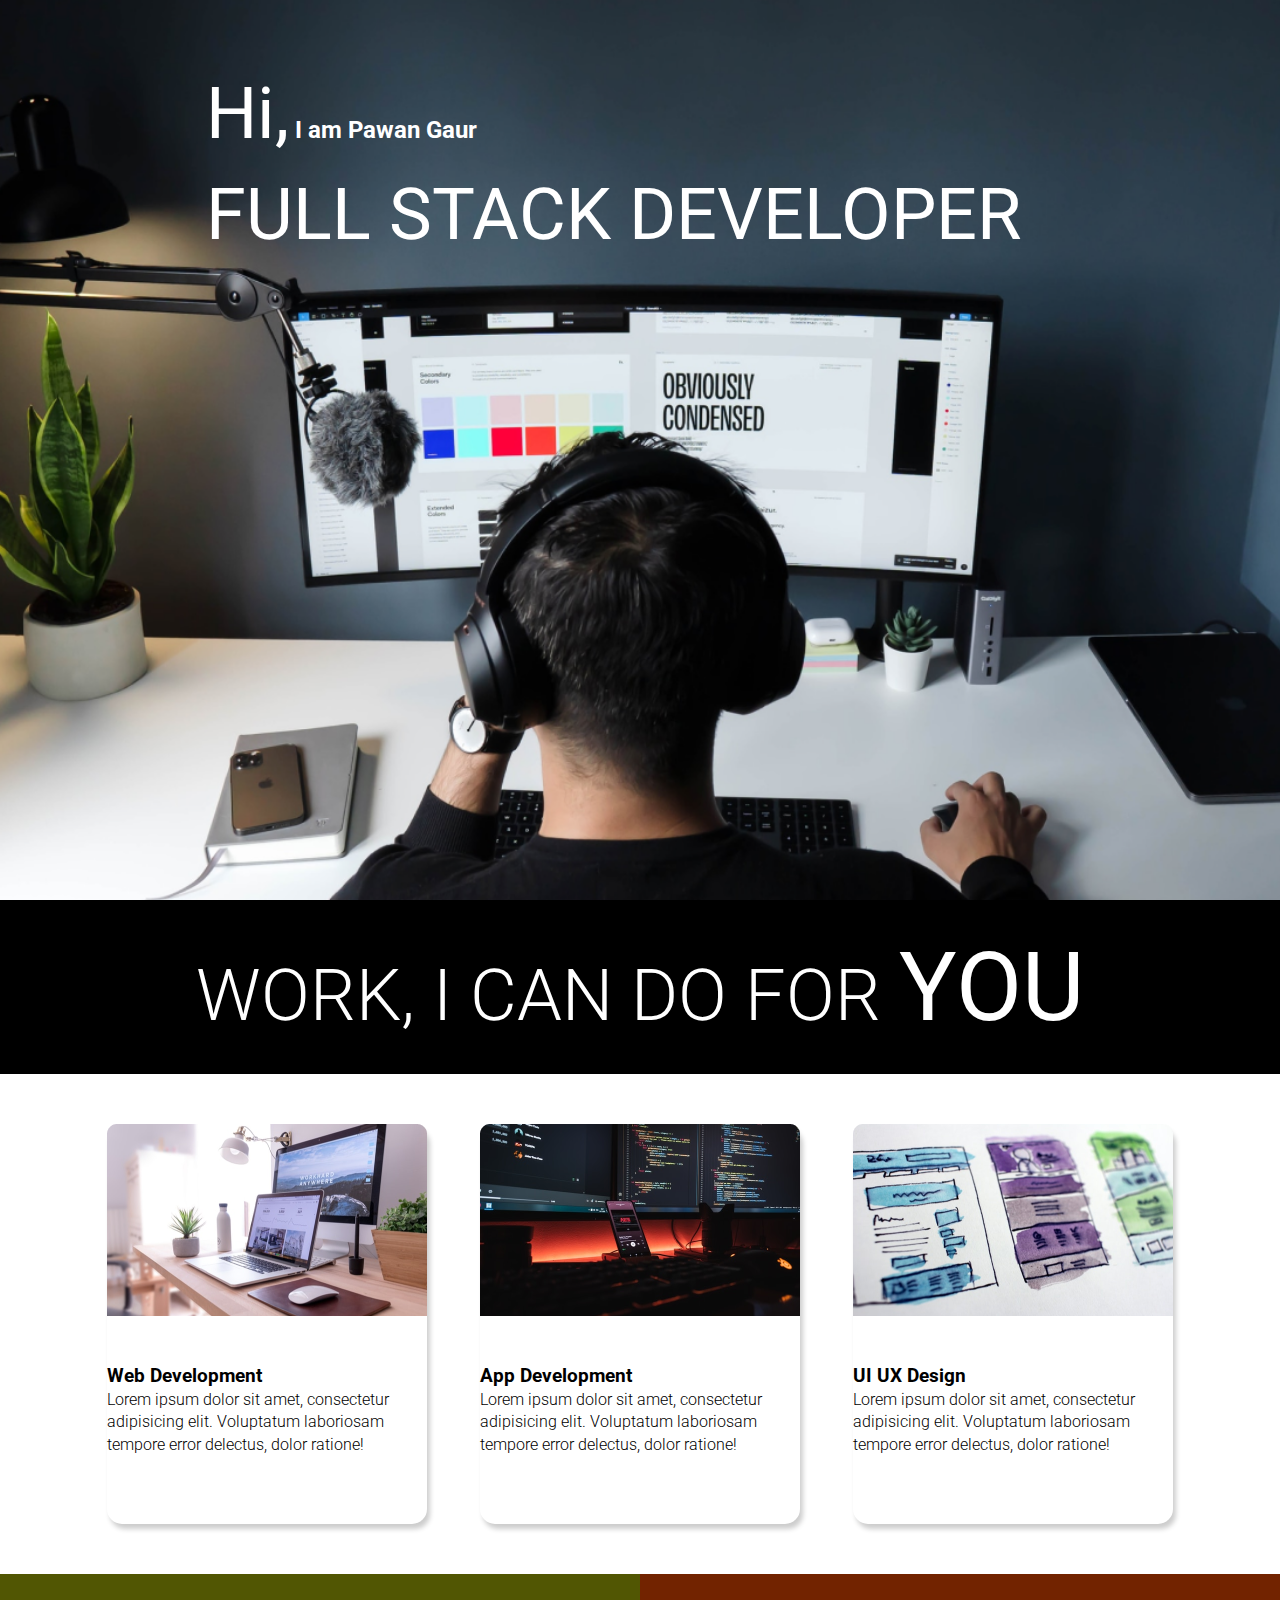
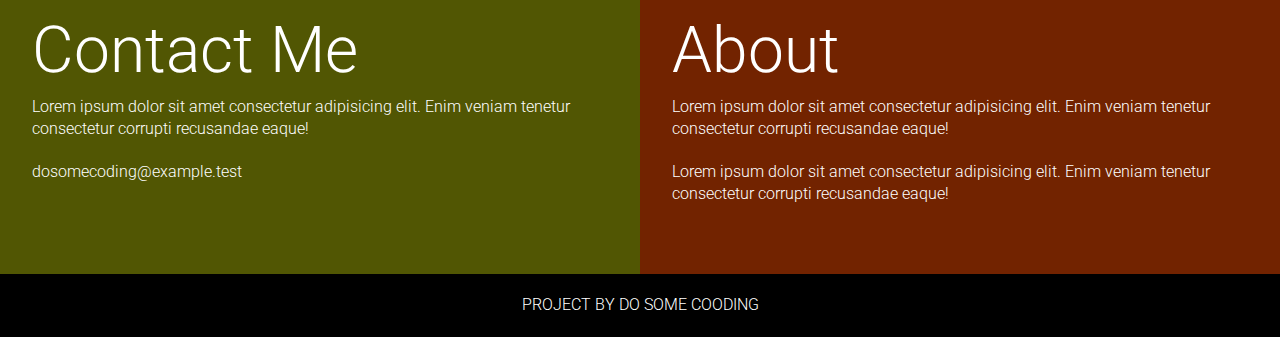
<file: project_4/index.html>
<!DOCTYPE html>
<html lang="en">

<head>
    <meta charset="UTF-8">
    <meta name="viewport" content="width=device-width, initial-scale=1.0">
    <title>Developer || Landing Page </title>
    <link rel="stylesheet" href="Pawan.css">
</head>

<body>
    <section class="hero_section">
        <div class="text_container">
            <h2> <span class="lg_text">Hi,</span> I am Pawan Gaur</h2>
            <h1 class="lg_text">FULL STACK DEVELOPER </h1>
        </div>
    </section>
    <section class="black_box">

        <h2>WORK, I CAN DO FOR <span>YOU</span></h2>
    </section>

    <section class="work">
        <div class="grid_item">
            <div class="card">
                <div class="image_container">
                    <img src="imag/web.png" alt="Web Development" >
                </div>
                <div class="card_container"></div>
                <h3>Web Development</h3>
                <p>Lorem ipsum dolor sit amet, consectetur adipisicing elit. Voluptatum laboriosam tempore error
                    delectus,
                    dolor ratione!</p>

            </div>
        </div>

        <div class="grid_item">
            <div class="card">
                <div class="image_container">
                    <img src="imag/mobile.png" alt="App Development" >
                </div>
                <div class="card_container"></div>
                <h3>App Development</h3>

                <p>Lorem ipsum dolor sit amet, consectetur adipisicing elit. Voluptatum laboriosam tempore error
                    delectus,
                    dolor ratione!</p>

            </div>
        </div>

        <div class="grid_item">

            <div class="card">
                <div class="image_container">
                    <img src="imag/uiux.png" alt="UI UX Design" >
                </div>
                <div class="card_container"></div>
                <h3>UI UX Design</h3>

                <p>Lorem ipsum dolor sit amet, consectetur adipisicing elit. Voluptatum laboriosam tempore error
                    delectus,
                    dolor ratione!</p>

            </div>
        </div>
    </section>

    <section class="bootom_section">
        <div class="contact">
            <h2>Contact Me</h2>
            <p>Lorem ipsum dolor sit amet consectetur adipisicing elit. Enim veniam tenetur consectetur corrupti
                recusandae eaque!</p>
                <p>dosomecoding@example.test</p>

        </div>
        <div class="About">
            <h2>About</h2>
            <p>Lorem ipsum dolor sit amet consectetur adipisicing elit. Enim veniam tenetur consectetur corrupti
                recusandae eaque!</p>
                <p>Lorem ipsum dolor sit amet consectetur adipisicing elit. Enim veniam tenetur consectetur corrupti
                    recusandae eaque!</p>
        </div>
    </section>
    
    <footer>
        Project By Do Some Cooding
    </footer>
</body>

</html>
</file>
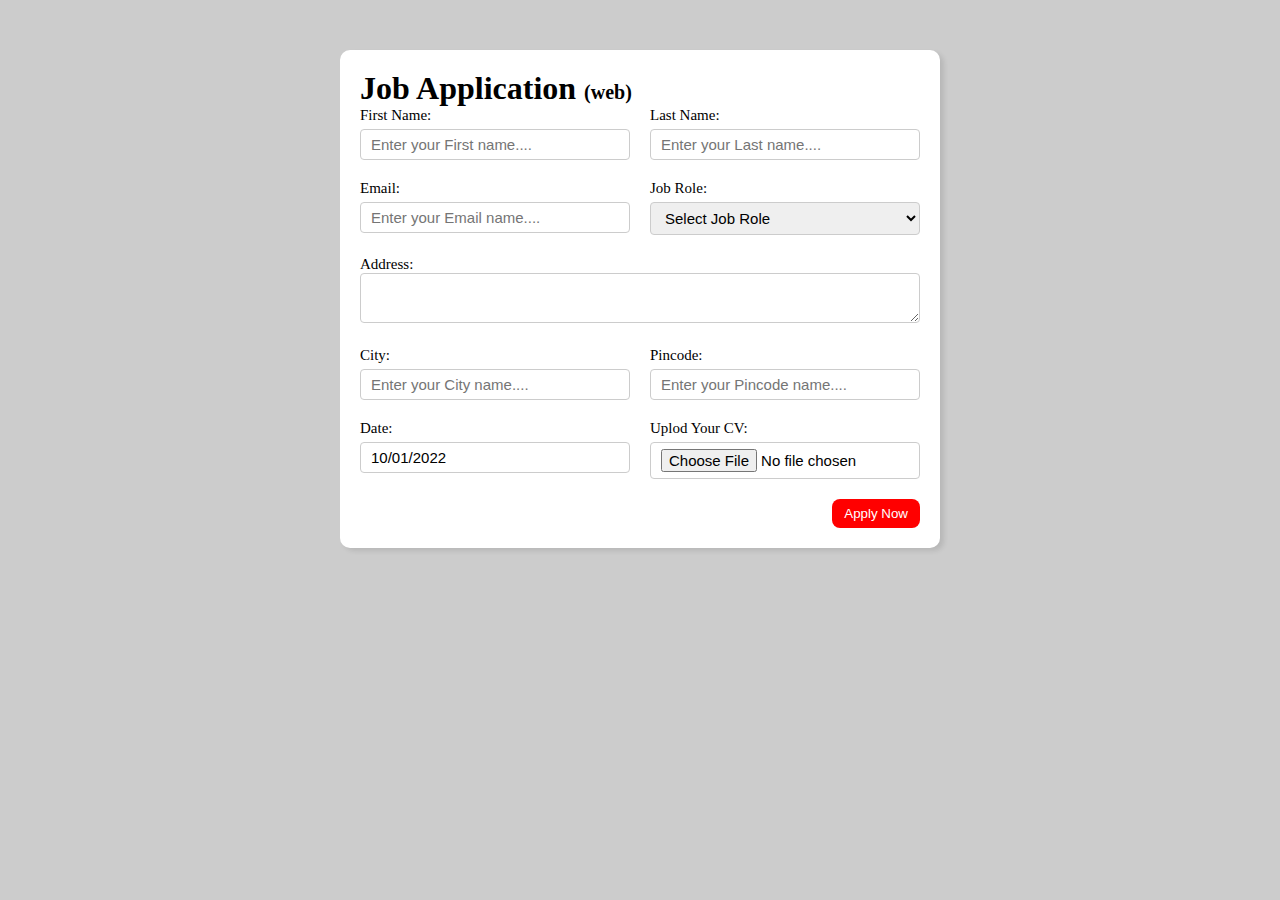
<file: project_2/job_Application.html>
<!DOCTYPE html>
<html lang="en">
<head>
    <meta charset="UTF-8">
    <meta name="viewport" content="width=device-width, initial-scale=1.0">
    <title>Job Application Form</title>
    <link rel="stylesheet" href="style.css">
</head>
<body>
    <div class="container">
        <div class="apply_box">
            <h1>Job Application 
                <span>(web)</span>
            </h1>
            <form action="">
                <div class="Form_container">
                    <div class="Form_control">
                        <label for="first_name">First Name: </label>
                        <input id="first_name" name="first_name" placeholder="Enter your First name.... ">
                    </div>
                    <div class="Form_control">
                        <label for="last_name">Last Name: </label>
                        <input id="last_name" name=" last_name" placeholder="Enter your Last name.... ">
                    </div>
                    <div class="Form_control">
                        <label for="Email">Email: </label>
                        <input type="Email" name="Email" placeholder="Enter your Email name.... ">
                    </div>
                    <div class="Form_control">
                    <label for="Job_role"> Job Role: </label>
                    <select id="Job_role" name="Job_role">
                        <option value=""> Select Job Role</option>
                        <option value="fromtend">Frontend</option>
                        <option value="backend"> Backend</option>
                        <option value="Full_stack">Full_stack</option>
                        <option value="ui_ux">UI UX Designer</option>
                        
                    </select>
                </div>

                    <div class="textarea_control">
                        <label for="Address">Address: </label>
                        <textarea id="Address" name=" Address" row="4" cols="50" placeholder="Ente Address.... ">
                            </textarea>
                    </div>
                    <div class="Form_control">
                        <label for="City">City: </label>
                        <input type="City" id="City" name="City" placeholder="Enter your City name.... ">
                    </div>

                    <div class="Form_control">
                        <label for="Pincode">Pincode: </label>
                        <input type="number" id="number" name="Pincode" placeholder="Enter your Pincode name.... ">
                    </div>

                    <div class="Form_control">
                        <label for="date">Date: </label>
                        <input value="10/01/2022">
                    </div>

                    <div class="Form_control">
                        <label for="uplod">Uplod Your CV: </label>
                        <input type="file" id="uplod" name="uplod">
                    </div>


                </div>

                <div class="button">
                    <button type="submit">Apply Now</button>
                </div>
                
            </form>
        </div>
    </div>
    
</body>
</html>
</file>
<file: project_4/Pawan.css>
@import url('https://fonts.googleapis.com/css2?family=Kablammo&family=Roboto:ital,wght@0,100;0,300;0,400;0,500;1,100;1,300;1,400;1,500&display=swap');

* {
    margin: 0;
    padding: 0;
    box-sizing: border-box;
    font-family: 'Kablammo', cursive;
    font-family: 'Roboto', sans-serif;
}

html,
body {
    line-height: 1.4;
    font-weight: 300;
}

.hero_section {
    background-image: url(imag/developer.png);
    min-height: 100vh;
    background-position: center;
    background-repeat: no-repeat;
    background-size: cover;
}

.text_container {
    color: white;
    max-width: 900px;
    margin: 0 auto;
    padding-top: 64px;
    padding-left: 16px;
}

.lg_text {
    font-size: 72px;
    font-weight: 400;
}

.black_box {
    background-color: #000;
    padding: 20px;
}

.black_box h2 {
    font-size: 72px;
    color: white;
    text-align: center;
    font-weight: 300;
}

.black_box h2 span {
    font-weight: 400;
    font-size: 96px;
}

.work {
    display: grid;
    grid-template-columns: repeat(auto-fit, minmax(320px, 1fr));
    gap: 20px;
    margin: 20px 0;
    max-width: 1100px;
    margin: 50px auto;

}


.grid_item {
    display: flex;
    justify-content: center;
    align-items: center;
}

.card {
    max-width: 320px;
    height: 400px;
    border-radius: 15px;
    box-shadow: 3px 5px 5px rgba(1, 1, 1, 0.2);
    transition: 0.2s ease-in-out;

}

.card:hover {
    transform: scale(1.04);
    box-shadow: 3px 5px 5px rgba(1, 1, 1, 0.3);
    transition: 0.2s ease-in-out
}

.card_container {
    padding: 20px;

}

.card_container h3 {
    margin-bottom: 1px;
}

.bootom_section {
    display: flex;
}

.contact {
    background-color: #515603;
}

.About {
    background-color: #722300;

}


.contact,
.About {
    min-height: 300px;
    padding: 32px;
    color: white;
}

.contact h2,
.About h2 {

    font-size: 64px;
    font-weight: 300;
    
}

.contact p,
.About p {

    margin-bottom: 20px;
    
}

footer{
    text-align: center;
    text-transform: uppercase;
    background-color: #000;
    padding: 20px;
    color: white;
}

@media (max-width:786px) {
    .hero_section{
        min-height: 50vh;
        
    }

    .text_container{
        padding: 10px 0;
        text-align: center;
    }
    .lg_text{
        font-size: 32px;
    }

    .black_box h2{
        font-size: 24px;
    }
    .black_box h2 span{
        font-weight: 400;
        font-size: 32px;
    }
    .bootom_section{
     flex-direction: column ;
    }

    h1{
        font-size: 32px;
    }

    .contact h2,
.About h2{
    font-size: 32px;
}
}
</file>
<file: project_2/style.css>
*{
    margin: 0;
    padding: 0;
    box-sizing: border-box;
}
body{
    background-color: #ccc;
}


.apply_box{
    max-width: 600px;
    padding: 20px;
    background-color: white;
    margin: 0 auto;
    margin-top: 50px;
    box-shadow: 4px 3px 5px rgb(1,1,1,0.1);
    border-radius: 10px;
}

span{
    font-size: 20px;
}

.Form_container{
    display: grid;
    grid-template-columns: repeat(auto-fit,minmax(200px ,1fr));
    gap:20px;   
}


.Form_control {
    display: flex;
    flex-direction: column;
}
label{
    font-size: 15px;
    margin-bottom: 5px;

}

input ,select,textarea{
    padding: 6px 10px;
    border: 1px solid #ccc;
    border-radius: 4px;
    font-size: 15px;
}

input:focus{
    outline-color:red ;
}

.button{
    display: flex;
    justify-content: flex-end;
    margin-top: 20px;
}

button{
    background-color: red;
    border: transparent solid 2px;
    padding: 5px 10px;
    color: white;
    border-radius: 8px;
    transition: 0.3s ease-in;

}


button:hover{
    background-color: gray;
    border: 2px solid red;
    color: black;
    transition: 0.3s ease-out;
    cursor: pointer;

}
.textarea_control{
    grid-column: 1 /span 2;
}
.textarea_control textarea{
    width: 100%;
}

@media (max-width:640px){
    .textarea_control{
        grid-column: 1 / span 1;
    }
};
</file>
